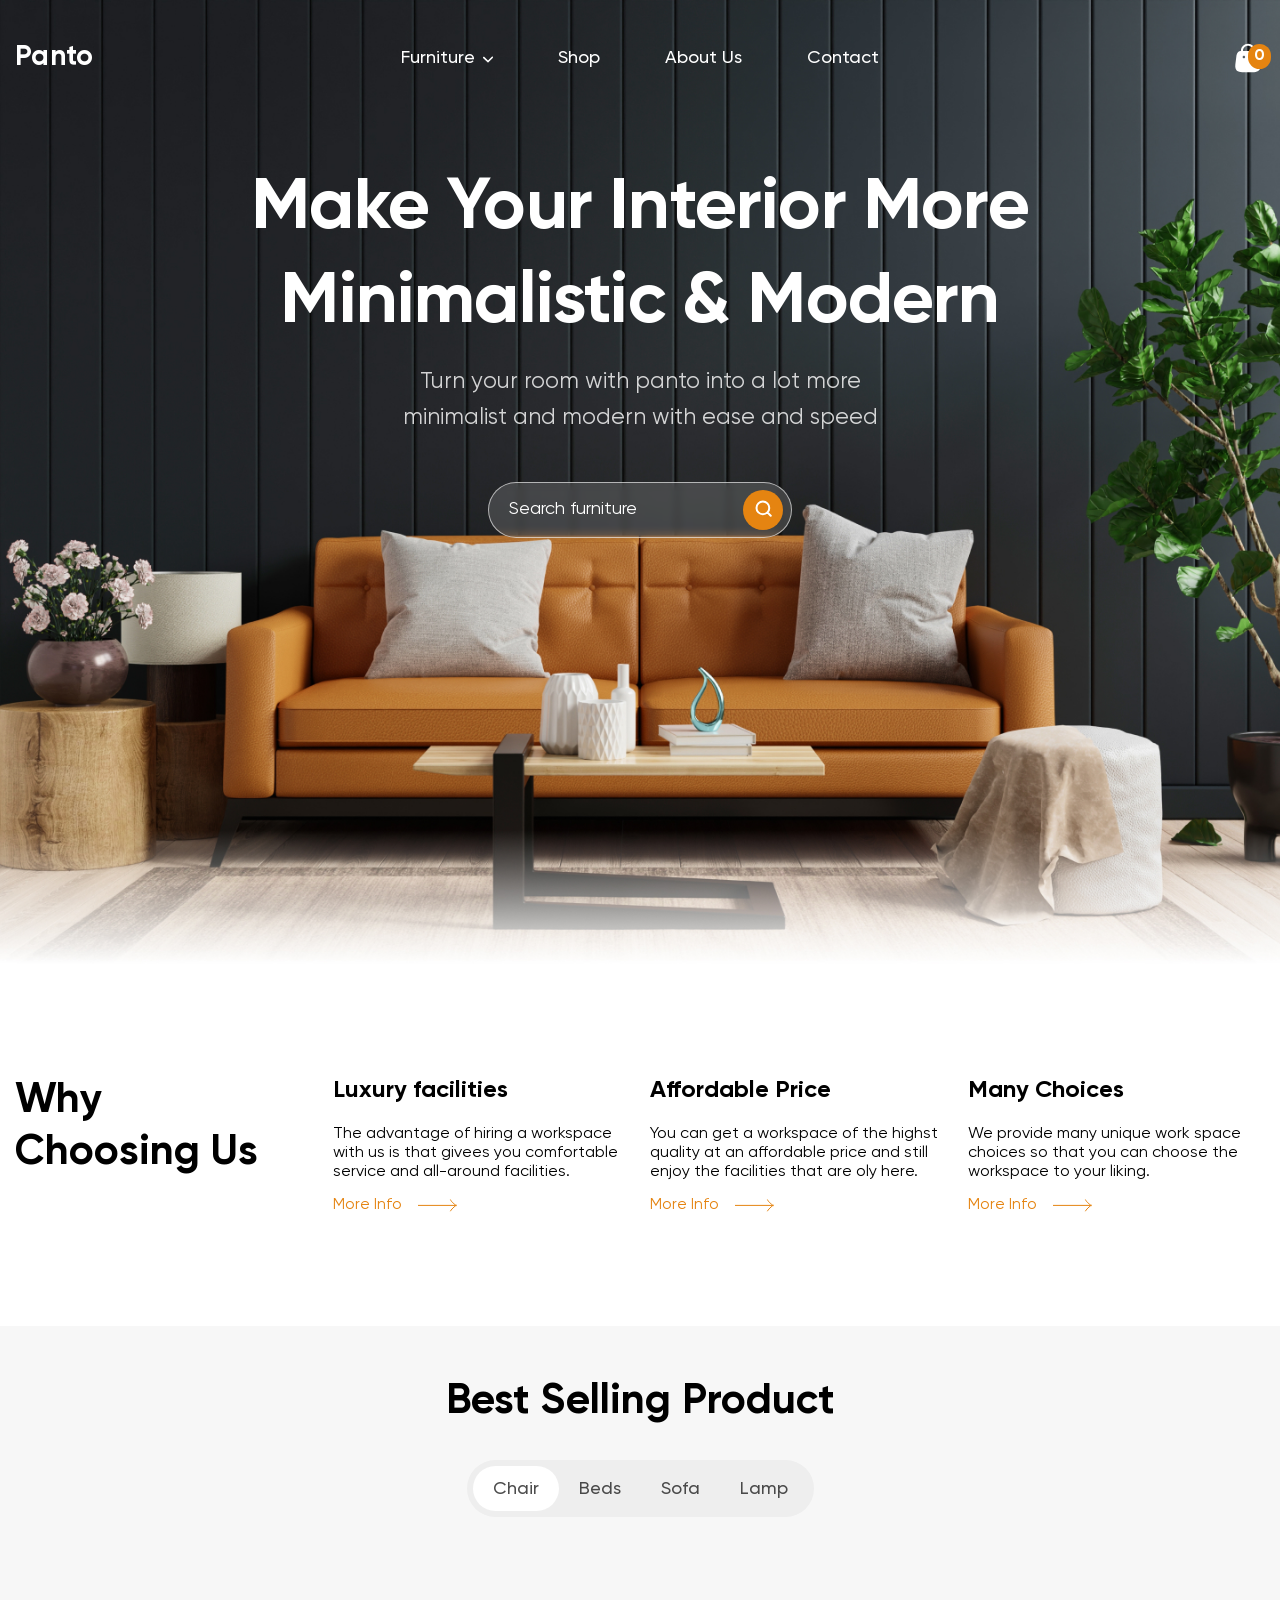
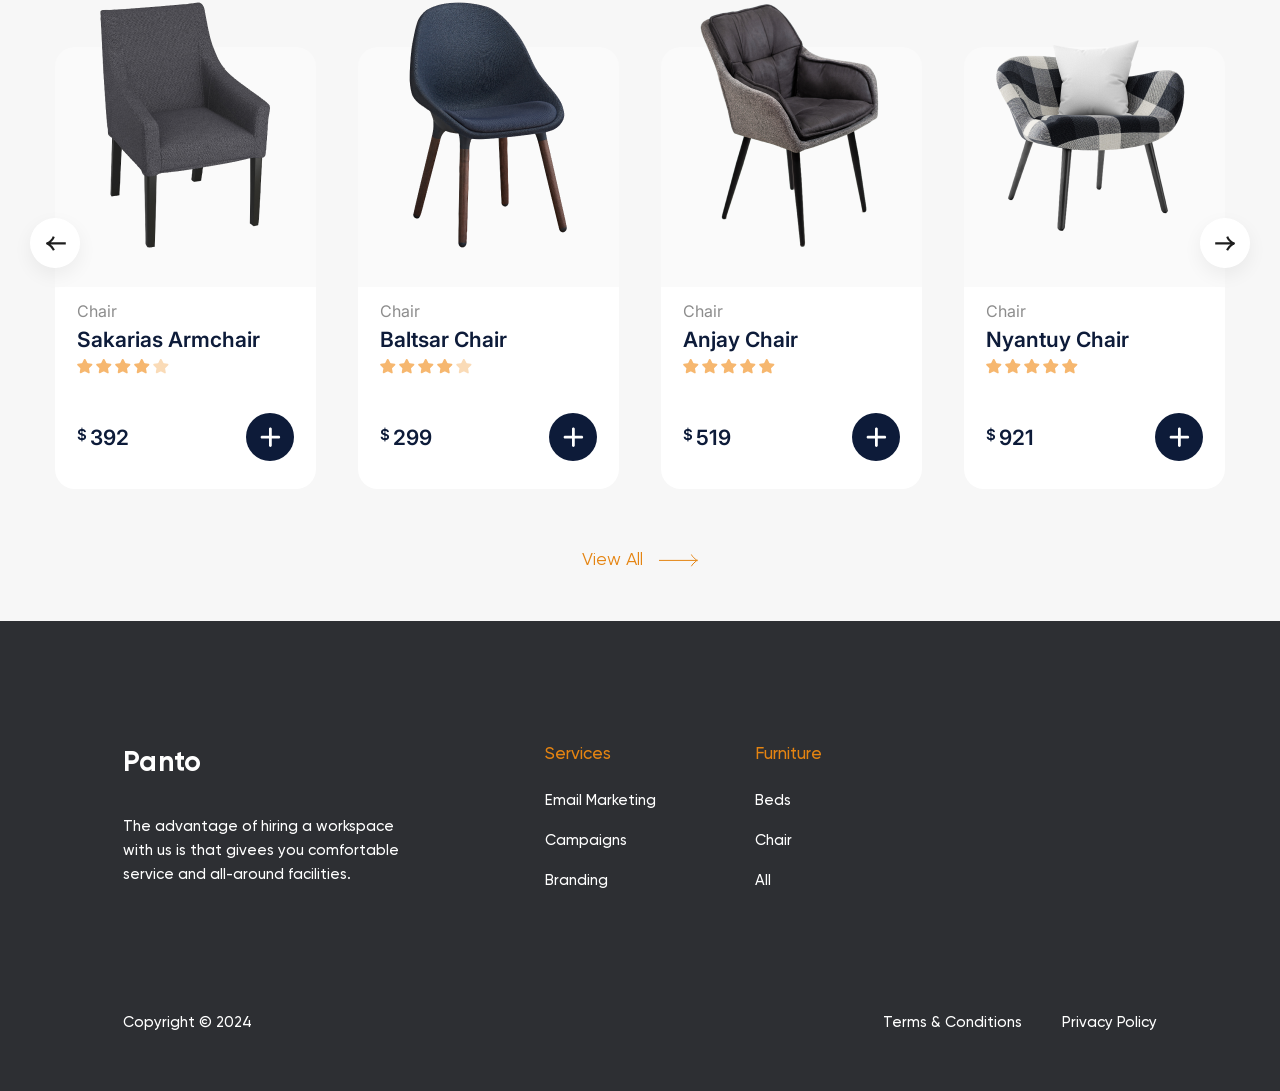
<file: Desktop/coding/Furniture-Landing-Page/index.html>
<!DOCTYPE html>
<html lang="en">
<head>
  <meta charset="UTF-8">
  <meta name="viewport" content="width=device-width, initial-scale=1.0">
  <meta http-equiv="X-UA-Compatible" content="ie=edge">
  <title>Panto - online furniture store</title>
  <link rel="preconnect" href="https://fonts.googleapis.com">
  <link rel="preconnect" href="https://fonts.gstatic.com" crossorigin>
  <link href="https://fonts.googleapis.com/css2?family=DM+Sans:opsz@9..40&family=Inter:wght@400;700&display=swap" rel="stylesheet">
  <link rel="stylesheet" href="css/style.css">
  <link rel="stylesheet" href="https://cdn.jsdelivr.net/npm/swiper@11/swiper-bundle.min.css">
</head>
<body>

  <header class="header">
    <div class="container">
      <div class="header__nav">
        <nav class="nav">
          <div class="nav__logo">
            <a class="logo" href="#">Panto</a>
          </div>
          <ul class="nav__list">
            <li class="nav__list-item">
              <a class="nav__list-link nav__list-link--dropdown" href="#">
                Furniture
              </a>
              <div class="nav-list__sub-nav">
                <ul class="sub-nav">
                  <li class="sub-nav__item">
                    <a class="sub-nav__link" href="#">Beds</a>
                  </li>
                  <li class="sub-nav__item">
                    <a class="sub-nav__link" href="#">Chair</a>
                  </li>
                  <li class="sub-nav__item">
                    <a class="sub-nav__link" href="#">All</a>
                  </li>
                </ul>
              </div>
            </li>
            <li class="nav__list-item">
              <a class="nav__list-link" href="#">
                Shop
              </a>
            </li>
            <li class="nav__list-item">
              <a class="nav__list-link" href="#">
                About Us
              </a>
            </li>
            <li class="nav__list-item">
              <a class="nav__list-link" href="#">
                Contact
              </a>
            </li>
          </ul>
          <a class="basket__link" href="#">
            <img class="basket__img" src="images/icons/basket.svg" alt="Basket">
            <div class="basket__count">0</div>
          </a>
          <button id="open-mobile-nav-btn" class="nav__btn">
            <img src="./images/icons/mobile-nav.svg" alt="Open navigation">
          </button>
        </nav>
      </div>
      <div class="header__content">
        <h1 class="header__title">
          Make your interior more minimalistic &amp;&nbsp;modern
        </h1>
        <p class="header__text">
          Turn your room with panto into a lot more minimalist and modern with ease and speed
        </p>
        <div class="header__search">
          <form class="search-form">
            <input class="search-form__input" type="text" placeholder="Search furniture">
            <button class="search-form__btn">
              <img class="search-form__img" src="images/icons/search.svg" alt="Search">
            </button>
          </form>
        </div>
      </div>
    </div>

    <div id="mobile-nav" class="mobile-nav-wrapper">

      <div class="mobile-nav-header">
        <a href="#" class="mobile-card">
          <div class="basket__link">
            <img class="basket__img" src="images/icons/basket.svg" alt="Basket">
            <div class="basket__count">0</div>
          </div>
        </a>
        <button id="close-mobile-nav-btn" class="mobile-nav-btn-close">
          <img src="./images/icons/close.svg" alt="Close navigation">
        </button>
      </div>

      <ul class="mobile-nav">
        <li class="mobile-nav-item">
          <a class="mobile-nav__link mobile-nav__link--dropdown" href="#">
            Furniture
          </a>
          <ul class="mobile-sub-nav">
            <li class="mobile-sub-nav__item">
              <a class="mobile-sub-nav__link" href="#">Beds</a>
            </li>
            <li class="mobile-sub-nav__item">
              <a class="mobile-sub-nav__link" href="#">Chair</a>
            </li>
            <li class="mobile-sub-nav__item">
              <a class="mobile-sub-nav__link" href="#">All</a>
            </li>
          </ul>
        </li>
        <li class="mobile-nav-item">
          <a class="mobile-nav-link" href="#">
            Shop
          </a>
        </li>
        <li class="mobile-nav-item">
          <a class="mobile-nav-link" href="#">
            About Us
          </a>
        </li>
        <li class="mobile-nav-item">
          <a class="mobile-nav-link" href="#">
            Contact
          </a>
        </li>
      </ul>
    </div>

  </header>

  <main class="main">

    <section class="benefits">
      <div class="container">
        <div class="benefits__grid">
          <div class="benefits__title">
            <h2 class="title-2">Why<br>Choosing Us</h2>
          </div>
          <div class="benefit">
            <h3 class="benefit__title">Luxury facilities</h3>
            <p class="benefit__text">
              The advantage of hiring a workspace with us is that givees you comfortable service and all-around facilities.
            </p>
            <a class="read-more" href="#">More Info</a>
          </div>
          <div class="benefit">
            <h3 class="benefit__title">Affordable Price</h3>
            <p class="benefit__text">
              You can get a workspace of the highst quality at an affordable price and still enjoy the facilities that are oly here.
            </p>
            <a class="read-more" href="#">More Info</a>
          </div>
          <div class="benefit">
            <h3 class="benefit__title">Many Choices</h3>
            <p class="benefit__text">
              We provide many unique work space choices so that you can choose the workspace to your liking.
            </p>
            <a class="read-more" href="#">More Info</a>
          </div>
        </div>
      </div>
    </section>
  
    <section class="products">
      <div class="container">
        <div class="products__title">
          <h2 class="title-2">Best Selling Product</h2>
        </div>
        <div class="products__tabs">
          <div class="tab-controls">
            <button class="tab-controls__btn tab-controls__btn--active">Chair</button>
            <button class="tab-controls__btn">Beds</button>
            <button class="tab-controls__btn">Sofa</button>
            <button class="tab-controls__btn">Lamp</button>
          </div>
        </div>
        <div class="products__slider">
  
          <div class="slider">
            <div class="swiper">
              <div class="swiper-wrapper">
                <article class="card swiper-slide">
                  <a class="card__link" href="#product-page"></a>
                  <div class="card__photo">
                    <img class="card__img" src="images/chair-01.png" alt="Chair">
                  </div>
                  <div class="card__desc">
                    <a class="card__category" href="#category">Chair</a>
                    <h3 class="card__title">Sakarias Armchair</h3>
                    <div class="card__rating">
                      <img src="images/icons/star.svg" alt="star">
                      <img src="images/icons/star.svg" alt="star">
                      <img src="images/icons/star.svg" alt="star">
                      <img src="images/icons/star.svg" alt="star">
                      <img src="images/icons/star-off.svg" alt="star">
                    </div>
                    <div class="card__footer">
                      <div class="card__price" data-value="$">392</div>
                      <button class="card__btn">
                        <img src="images/icons/plus.svg" alt="Add to cart">
                      </button>
                    </div>
                  </div>
                </article>
      
                <article class="card swiper-slide">
                  <a class="card__link" href="#product-page"></a>
                  <div class="card__photo">
                    <img class="card__img" src="images/chair-02.png" alt="Chair">
                  </div>
                  <div class="card__desc">
                    <a class="card__category" href="#category">Chair</a>
                    <h3 class="card__title">Baltsar Chair</h3>
                    <div class="card__rating">
                      <img src="images/icons/star.svg" alt="star">
                      <img src="images/icons/star.svg" alt="star">
                      <img src="images/icons/star.svg" alt="star">
                      <img src="images/icons/star.svg" alt="star">
                      <img src="images/icons/star-off.svg" alt="star">
                    </div>
                    <div class="card__footer">
                      <div class="card__price" data-value="$">299</div>
                      <button class="card__btn">
                        <img src="images/icons/plus.svg" alt="Add to cart">
                      </button>
                    </div>
                  </div>
                </article>
      
                <article class="card swiper-slide">
                  <a class="card__link" href="#product-page"></a>
                  <div class="card__photo">
                    <img class="card__img" src="images/chair-03.png" alt="Chair">
                  </div>
                  <div class="card__desc">
                    <a class="card__category" href="#category">Chair</a>
                    <h3 class="card__title">Anjay Chair</h3>
                    <div class="card__rating">
                      <img src="images/icons/star.svg" alt="star">
                      <img src="images/icons/star.svg" alt="star">
                      <img src="images/icons/star.svg" alt="star">
                      <img src="images/icons/star.svg" alt="star">
                      <img src="images/icons/star.svg" alt="star">
                    </div>
                    <div class="card__footer">
                      <div class="card__price" data-value="$">519</div>
                      <button class="card__btn">
                        <img src="images/icons/plus.svg" alt="Add to cart">
                      </button>
                    </div>
                  </div>
                </article>
      
                <article class="card swiper-slide">
                  <a class="card__link" href="#product-page"></a>
                  <div class="card__photo">
                    <img class="card__img" src="images/chair-04.png" alt="Chair">
                  </div>
                  <div class="card__desc">
                    <a class="card__category" href="#category">Chair</a>
                    <h3 class="card__title">Nyantuy Chair</h3>
                    <div class="card__rating">
                      <img src="images/icons/star.svg" alt="star">
                      <img src="images/icons/star.svg" alt="star">
                      <img src="images/icons/star.svg" alt="star">
                      <img src="images/icons/star.svg" alt="star">
                      <img src="images/icons/star.svg" alt="star">
                    </div>
                    <div class="card__footer">
                      <div class="card__price" data-value="$">921</div>
                      <button class="card__btn">
                        <img src="images/icons/plus.svg" alt="Add to cart">
                      </button>
                    </div>
                  </div>
                </article>
  
                <article class="card swiper-slide">
                  <a class="card__link" href="#product-page"></a>
                  <div class="card__photo">
                    <img class="card__img" src="images/chair-01.png" alt="Chair">
                  </div>
                  <div class="card__desc">
                    <a class="card__category" href="#category">Chair</a>
                    <h3 class="card__title">Sakarias Armchair</h3>
                    <div class="card__rating">
                      <img src="images/icons/star.svg" alt="star">
                      <img src="images/icons/star.svg" alt="star">
                      <img src="images/icons/star.svg" alt="star">
                      <img src="images/icons/star.svg" alt="star">
                      <img src="images/icons/star-off.svg" alt="star">
                    </div>
                    <div class="card__footer">
                      <div class="card__price" data-value="$">392</div>
                      <button class="card__btn">
                        <img src="images/icons/plus.svg" alt="Add to cart">
                      </button>
                    </div>
                  </div>
                </article>
                <article class="card swiper-slide">
                  <a class="card__link" href="#product-page"></a>
                  <div class="card__photo">
                    <img class="card__img" src="images/chair-02.png" alt="Chair">
                  </div>
                  <div class="card__desc">
                    <a class="card__category" href="#category">Chair</a>
                    <h3 class="card__title">Baltsar Chair</h3>
                    <div class="card__rating">
                      <img src="images/icons/star.svg" alt="star">
                      <img src="images/icons/star.svg" alt="star">
                      <img src="images/icons/star.svg" alt="star">
                      <img src="images/icons/star.svg" alt="star">
                      <img src="images/icons/star-off.svg" alt="star">
                    </div>
                    <div class="card__footer">
                      <div class="card__price" data-value="$">299</div>
                      <button class="card__btn">
                        <img src="images/icons/plus.svg" alt="Add to cart">
                      </button>
                    </div>
                  </div>
                </article>
                <article class="card swiper-slide">
                  <a class="card__link" href="#product-page"></a>
                  <div class="card__photo">
                    <img class="card__img" src="images/chair-03.png" alt="Chair">
                  </div>
                  <div class="card__desc">
                    <a class="card__category" href="#category">Chair</a>
                    <h3 class="card__title">Anjay Chair</h3>
                    <div class="card__rating">
                      <img src="images/icons/star.svg" alt="star">
                      <img src="images/icons/star.svg" alt="star">
                      <img src="images/icons/star.svg" alt="star">
                      <img src="images/icons/star.svg" alt="star">
                      <img src="images/icons/star.svg" alt="star">
                    </div>
                    <div class="card__footer">
                      <div class="card__price" data-value="$">519</div>
                      <button class="card__btn">
                        <img src="images/icons/plus.svg" alt="Add to cart">
                      </button>
                    </div>
                  </div>
                </article>
                <article class="card swiper-slide">
                  <a class="card__link" href="#product-page"></a>
                  <div class="card__photo">
                    <img class="card__img" src="images/chair-04.png" alt="Chair">
                  </div>
                  <div class="card__desc">
                    <a class="card__category" href="#category">Chair</a>
                    <h3 class="card__title">Nyantuy Chair</h3>
                    <div class="card__rating">
                      <img src="images/icons/star.svg" alt="star">
                      <img src="images/icons/star.svg" alt="star">
                      <img src="images/icons/star.svg" alt="star">
                      <img src="images/icons/star.svg" alt="star">
                      <img src="images/icons/star.svg" alt="star">
                    </div>
                    <div class="card__footer">
                      <div class="card__price" data-value="$">921</div>
                      <button class="card__btn">
                        <img src="images/icons/plus.svg" alt="Add to cart">
                      </button>
                    </div>
                  </div>
                </article>
              </div>
            </div>
  
            <button id="sliderPrev" class="slider__btn slider__btn--prev">
              <img src="images/icons/slider-left.svg" alt="Previous">
            </button>
            <button id="sliderNext" class="slider__btn slider__btn--next">
              <img src="images/icons/slider-right.svg" alt="Next">
            </button>
          </div>
  
        </div>
        <div class="products__link">
          <a class="read-more read-more--large" href="#">View All</a>
        </div>
      </div>
    </section>
  </main>

  <footer class="footer">
    <div class="container container--small">
      <div class="footer__grid">

        <div class="footer__desc">
          <div class="footer__logo">
            <a class="logo" href="#">Panto</a>
          </div>
          <p>
            The advantage of hiring a workspace with us is that givees you comfortable service and all-around facilities.
          </p>
        </div>

        <nav class="footer__nav footer__nav--services">
          <h4 class="footer__nav__title">Services</h4>
          <ul class="footer__list">
            <li class="footer__list-item">
              <a href="#">Email Marketing</a>
            </li>
            <li class="footer__list-item">
              <a href="#">Campaigns</a>
            </li>
            <li class="footer__list-item">
              <a href="#">Branding</a>
            </li>
          </ul>
        </nav>

        <div class="footer__nav">
          <h4 class="footer__nav__title">Furniture</h4>
          <ul class="footer__list">
            <li class="footer__list-item">
              <a href="#">Beds</a>
            </li>
            <li class="footer__list-item">
              <a href="#">Chair</a>
            </li>
            <li class="footer__list-item">
              <a href="#">All</a>
            </li>
          </ul>
        </div>
      </div>

      <div class="footer__row">
        <div class="footer__copyright">
          <a class="" href="#">Copyright &copy;&nbsp;2024</a>
        </div>
        <div class="footer__links">
          <a class="" href="#">Terms &amp;&nbsp;Conditions</a>
          <a class="" href="#">Privacy Policy</a>
        </div>
      </div>
    </div>
  </footer>

  <script src="https://cdn.jsdelivr.net/npm/swiper@11/swiper-bundle.min.js"></script>
  <script src="js/main.js"></script>
</body>
</html>
</file>
<file: Desktop/coding/Furniture-Landing-Page/css/style.css>
@import "./../fonts/Gilroy/stylesheet.css";

@import "reset.css";
@import "vars.css";
@import "__mobile.css";

body{
    font-family: var(--font-main);
    color: var(--textColor);
}

a{
    color: inherit;
}

.container{
    max-width: 1310px;
    padding: 0 15px;
    margin: 0 auto;
}

.header{
    padding-top: 40px;
    background-color: var(--footer-bg);
    background-image: url("../images/header__bg.jpg");
    aspect-ratio: 1440 / 1084;
    background-repeat: no-repeat;
    background-position: top center;
    background-size: cover;
    color: var(--header-text-color);

    @media (max-width: 992px) {
        position: static;
        padding-bottom: 240px;
        background-position: center;
        aspect-ratio: unset;
    }
}

.header__nav{
    margin-bottom: clamp(30px, 0.602rem + 6.36vw, 86px);
}

.nav{
    display: grid;
    grid-template-columns: 2fr 8fr 2fr;
    gap: 20px;
}

.logo{
    font-size: 28px;
    font-weight: 700;
    letter-spacing: 0.28px;
    color: var(--header-text-color) !important;
}

.nav__logo{
    align-self: center;
}

.nav__list{
    display: flex;
    justify-content: center;
    align-items: center;
    gap: 65px;
    align-self: center;
    justify-self: center;
    font-size: 18px;
    font-weight: 500;

    @media (max-width: 992px) {
        display: none;
    }
}

.nav__list-item{
    position: relative;
}

.nav__list-link{
    transition: all 0.1s ease-in;

    &:hover{
        opacity: 0.7;
    }
}

.nav__list-link--dropdown{
    display: flex;
    align-items: center;
    gap: 8px;

    &::after{
        content: url(./../images/arrow.svg);
        height: 22px;
    }
}

.nav__list-item:hover .nav-list__sub-nav{
    pointer-events: all;
    opacity: 1;
    transform: translate((0%, 0%));
}

.nav-list__sub-nav {
    opacity: 0;
    width: 140px;
    pointer-events: none;

    position: absolute;
    left: 0;
    top: calc(100%);

    transform: translate((0%, 10%));
    transition: all 0.2s ease-in;
}

.sub-nav {
    display: grid;
    gap: 16px;
    padding: 16px 25px;
    border-radius: 10px;
    background-color: var(--footer-bg);
    font-size: 16px;
    color: var(--footer-text-color);
}

.sub-nav__link {
    transition: all 0.1s ease-in;

    &:hover{
        color: var(--accent);
    }
}

.basket__link{
    align-self: center;
    justify-self: end;
    position: relative;
}

.basket__count{
    display: inline-block;
    position: absolute;
    top: 3px;
    right: -6px;
    padding: 0 6px;
    height: 25px;
    background-color: var(--accent);
    border-radius: 40px;
    font-weight: 700;
    line-height: 25px;
}

.nav__btn{
    display: none;

    @media (max-width: 992px) {
        display: block;
    }
}

.header__content {
    text-align: center;
}

.header__title {
    margin-bottom: 14px;

    font-weight: 700;
    font-size: clamp(28px, 0.821rem + 4.64vw, 80px);

    text-wrap: balance;
    line-height: 130%;
    letter-spacing: -0.8px;
    text-transform: capitalize;
}

.header__text {
    margin: 0 auto;
    max-width: 606px;
    margin-bottom: 45px;
    opacity: 0.8;
    font-size: clamp(16px, 0.857rem + 0.71vw, 24px);
    text-wrap: balance;
    line-height: 160%;
}

.header__search{
    margin: 0 auto;
    display: inline-block;

    @media (max-width: 819px) {
        display: none;
    }
}

.search-form{
    display: flex;
    gap: 10px;
    max-width: 344px;
    padding: 8px 8px 8px 20px;
    justify-content: space-between;
    align-items: center;
    height: 56px;
    border-radius: 42px;
    border: 0.86px solid rgba(255, 255, 255, 0.6);
    background: rgba(255, 255, 255, 0.15);
    backdrop-filter: blur(4px);
}

.search-form__input {
    flex-grow: 1;
    color: var(--header-text-color);
    font-size: 18px;
    font-weight: 700;
    line-height: 150%;

    &::placeholder {
        color: var(--header-text-color);
        font-weight: 400;
    }
}

.search-form__btn {
    flex-shrink: 0;
    width: 40px;
    height: 40px;
    border-radius: 24px;
    background-color: var(--accent);
}


/*-----------benefits-----------*/

.benefits {
    padding: clamp(60px, 2.679rem + 5.36vw, 120px) 0;
}

.benefits__grid {
    display: grid;
    grid-template-columns: repeat(4, 1fr);
    gap: 20px;

    @media (max-width: 992px) {
        grid-template-columns: repeat(2, 1fr);
        gap: clamp(30px, 0.982rem + 4.46vw, 60px) 20px;
    }

    @media (max-width: 629px) {
        grid-template-columns: 1fr;
    }
}

.title-2{
    font-size: clamp(32px, 1.702rem + 1.49vw, 42px);
    font-weight: 700;
}

.benefit__title {
    margin-bottom: 20px;
    max-width: 260px;
    font-size: 24px;
    font-weight: 700;
}

.benefit__text {
    margin-bottom: 14px;
}

.read-more {
    color: var(--accent);
    background-image: url("../images/icons/benefit__arrow.svg");
    background-repeat: no-repeat;
    background-position: right;
    padding-right: 55px;
}


/*-----------products-----------*/

.products {
    padding: 50px 0;
    background-color: var(--products-bg);
}

.products__title {
    margin-bottom: 32px;
    text-align: center;
}

.products__tabs {
    margin-bottom: 80px;
    text-align: center;

    @media (max-width: 819px) {
        display: none;
    }
}

.tab-controls{
    display: inline-flex;
    padding: 6px;
    background-color: var(--products-tabs);
    border-radius: 44px;
}

.tab-controls__btn{
    height: 45px;
    padding: 7px 20px;
    color: rgb(31, 31, 31, 0.8);
    border-radius: 32px;
    font-weight: 500;
    font-size: 18px;
    background-color:  all 0.2a ease-in;
}

.tab-controls__btn--active{
    background-color: var(--products-conteent);
}

.tab-controls__btn:hover{
    background-color: rgb(255, 255, 255, 0.5);
}

.products__slider {
    margin-bottom: clamp(30px, 0.982rem + 4.46vw, 60px);

    @media (max-width: 1400px) {
        padding: 0 40px;
    }

    @media (max-width: 629px) {
        padding: 0 20px;
    }
}

.slider{
    position: relative;
}

.card{
    position: relative;
    width: 268px;
    font-family: var(--font-cards);
}

.card__link{
    position: absolute;
    top: 0;
    left: 0;
    right: 0;
    bottom: 0;
}

.card__photo{
    margin-top: 50px;
    height: 240px;
    background-color: var(--product-card-bg);
    border-radius: 20px 20px 0 0;
    text-align: center;
}

.card__img{
    margin-top: -50px;
}

.card__desc{
    display: flex;
    flex-direction: column;
    gap: 6px;
    height: 202px;
    padding: 14px 22px 28px;
    background-color: var(--products-conteent);
    border-radius: 0 0 20px 20px;
}

.card__footer{
    margin-top: auto;
    display: flex;
    justify-content: space-between;
    align-items: center;
}

.card__category {
    position: relative;
    z-index: 3;
    color: var(--text-muted);
    font-size: 16px;
}

.card__title {
    color: var(--ui-dark-blue);
    font-size: 21px;
    font-weight: 600;
}

.card__rating {
    display: flex;
    gap: 3px;
}

.card__price {
    display: flex;
    align-items: flex-start;
    gap: 3px;
    color: var(--ui-dark-blue);
    font-size: 21px;
    font-weight: 600;

    &::before {
        content: attr(data-value);
        font-size: 15px;
    }
}

.card__btn {
    position: relative;
    z-index: 3;

    width: 48px;
    height: 48px;
    background-color: var(--ui-dark-blue);
    border-radius: 50%;
    display: flex;
    align-items: center;
    justify-content: center;
    transition: opacity 0.2s ease-in;

    &:hover{
        opacity: 0.8;
    }
}

.slider__btn {
    width: 50px;
    height: 50px;
    border-radius: 50%;
    background-color: var(--products-conteent);
    box-shadow: 0px 7.03125px 19.53125px 0px rgb(0, 0, 0, 0.06);

    display: flex;
    justify-content: center;
    align-items: center;
}
.slider__btn--prev {
    position: absolute;
    z-index: 1;
    left: 0;
    top: 50%;
    transform: translate(-50%, -50%);
}
.slider__btn--next {
    position: absolute;
    z-index: 1;
    right: 0;
    top: 50%;
    transform: translate(50%, -50%);
}

.products__link {
    text-align: center;
}

.read-more--large{
    font-size: 18px;
}


/*-----------footer-----------*/

.footer{
    padding: clamp(60px, 1.964rem + 8.93vw, 120px) 0 56px;
    background-color: var(--footer-bg);
    color: var(--footer-text-color);
    font-size: 15px;
    font-weight: 500;
    line-height: 1.6;

    a{
        transition: opacity 0.1s ease-in;
        &:hover{
            opacity: 0.6;
        }
    }
}

.container--small{
    max-width: 1064px;
}

.footer__grid{
    margin-bottom: 118px;
    display: grid;
    grid-template-columns: 3fr 1fr 2fr 2fr 2fr;
    gap: 60px 20px;

    @media (max-width: 992px) {
        grid-template-columns: 4fr 1fr 3fr 3fr;
    }

    @media (max-width: 629px) {
        grid-template-columns: 1fr 1fr;
    }
}

.footer__desc{
    p + p{
        margin-top: 1em;
    }

    @media (max-width: 629px) {
        grid-column: 1 / 3;
    }
}

.footer__nav--services{
    grid-column-start: 3;

    @media (max-width: 629px) {
        grid-column-start: auto;
    }
}

.footer__nav__title {
    margin-bottom: 20px;
    font-family: var(--font-main);
    font-size: 17px;
    color: var(--accent);
}

.footer__list {
    display: grid;
    gap: 16px;
}
  
.footer__row{
    display: flex;
    justify-content: space-between;
    align-items: center;

    @media (max-width: 629px) {
        flex-direction: column-reverse;
        align-items: flex-start;
        gap: 20px;
    }
}

.footer__copyright{
    font-family: var(--font-main);
}

.footer__logo{
    margin-bottom: 29px;
}

.footer__links {
    display: flex;
    flex-wrap: wrap;
    gap: 40px;

    @media (max-width: 629px) {
        gap: 20px;
    }
}
</file>
